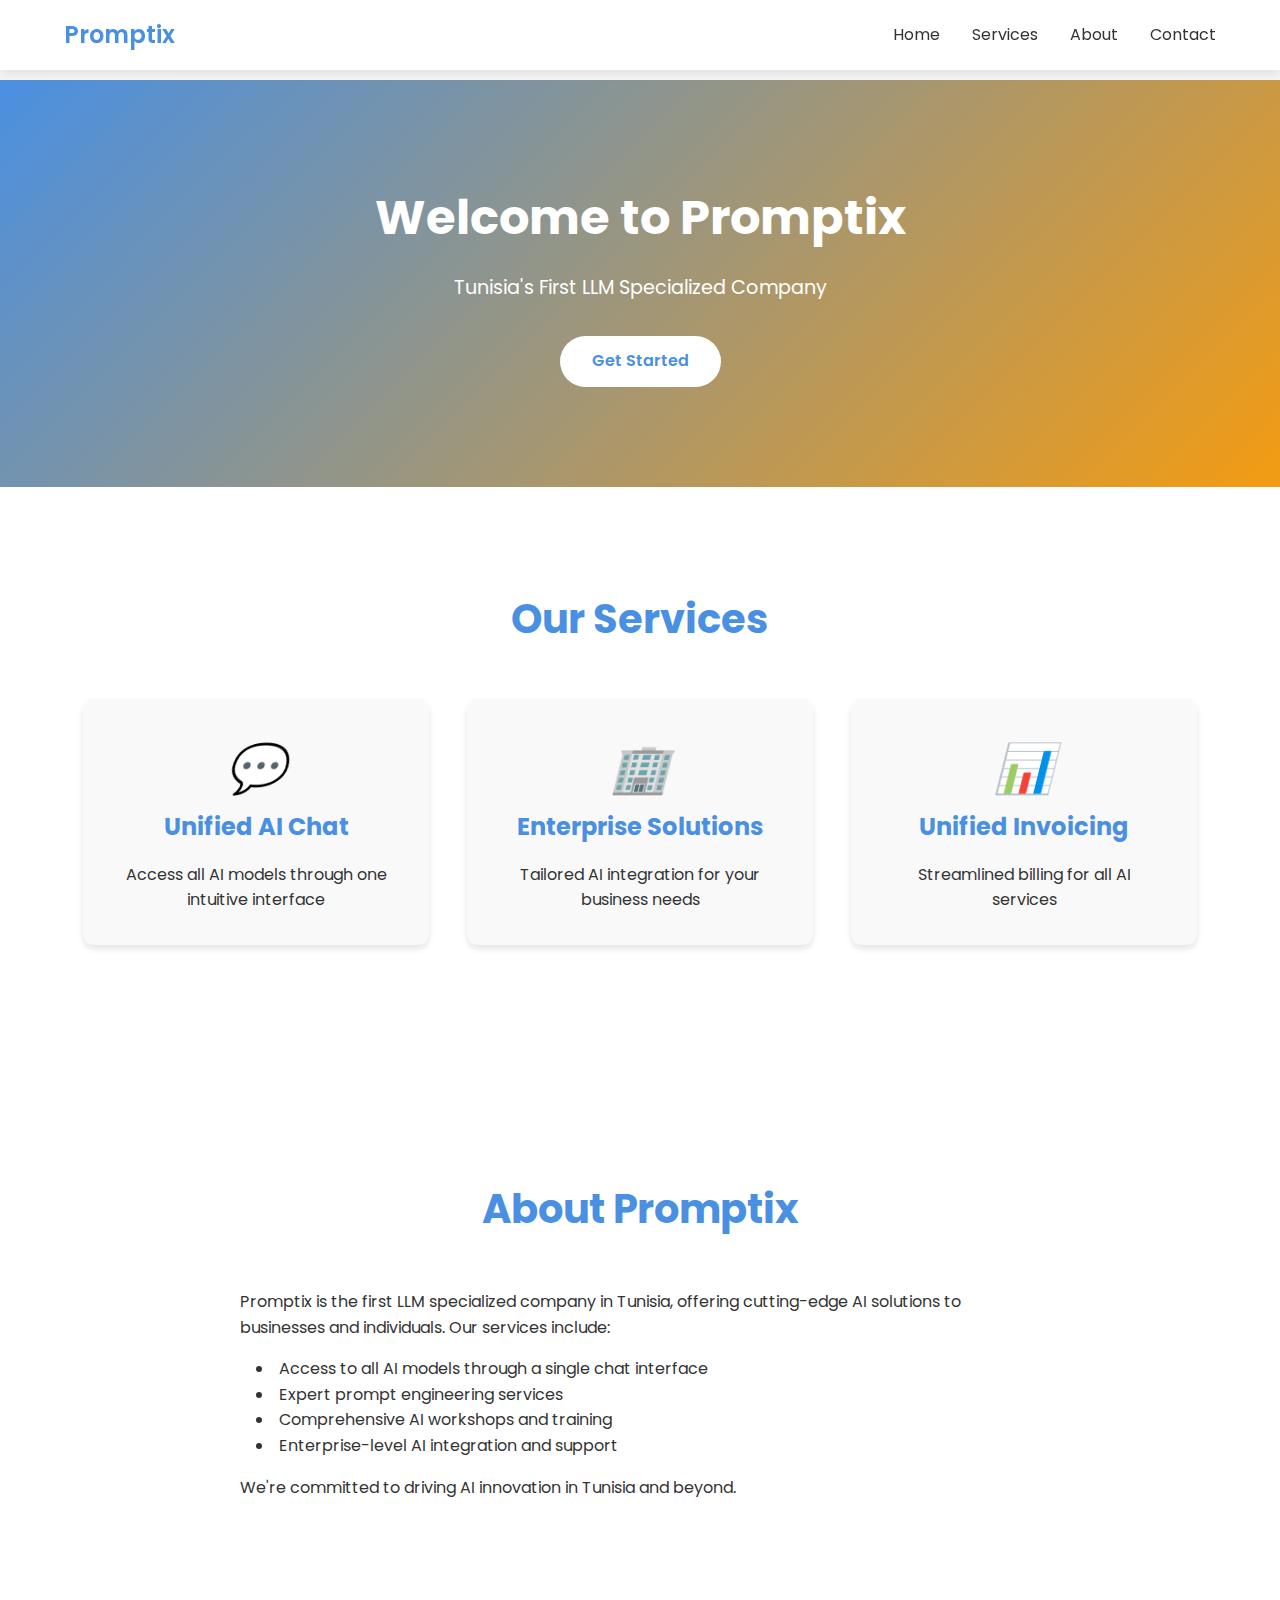
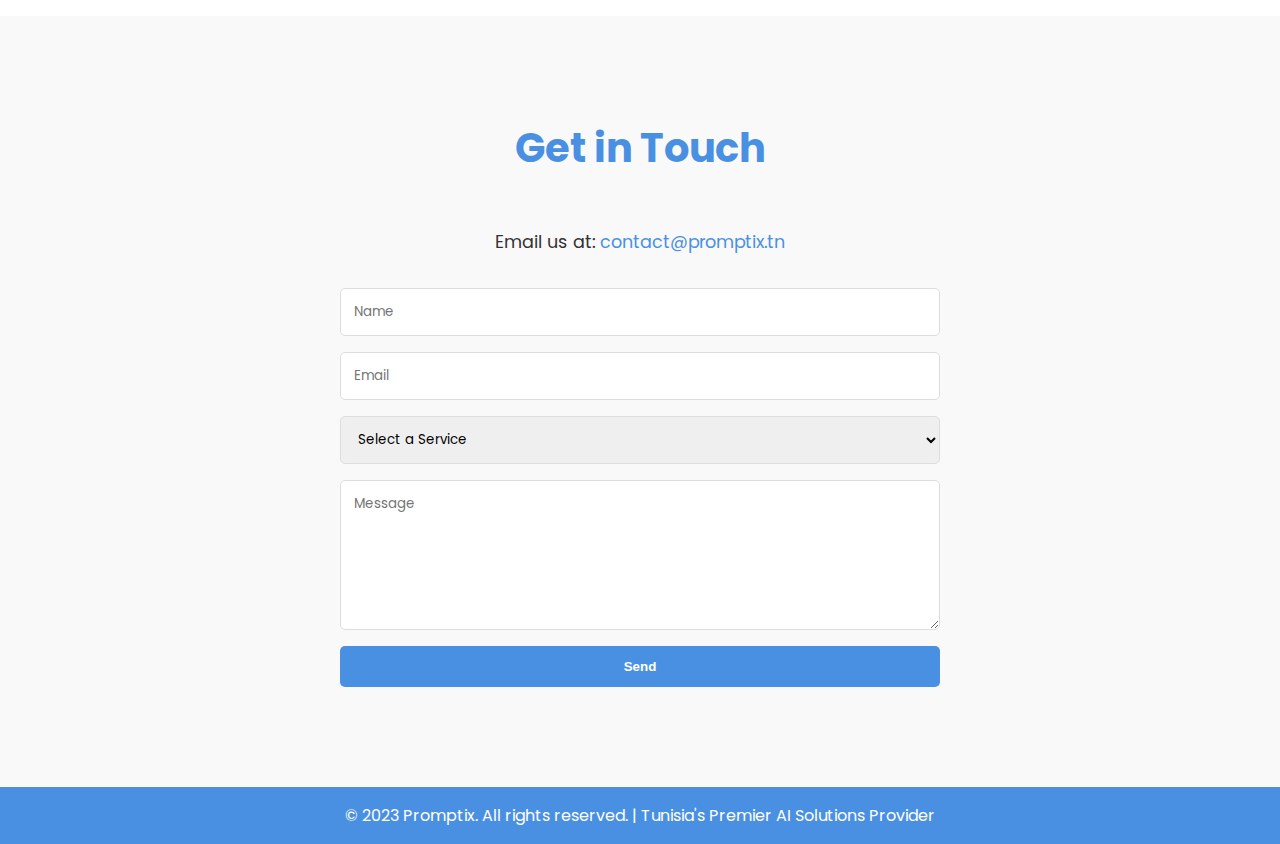
<file: index.html>
<!DOCTYPE html>
<html lang="en">
<head>
    <meta charset="UTF-8">
    <meta name="viewport" content="width=device-width, initial-scale=1.0">
    <title>Promptix - All AI Models in One Chat Interface</title>
    <link rel="stylesheet" href="styles.css">
</head>
<body>
    <header>
        <nav>
            <div class="logo">Promptix</div>
            <ul>
                <li><a href="#home">Home</a></li>
                <li><a href="#features">Services</a></li>
                <li><a href="#about">About</a></li>
                <li><a href="#contact">Contact</a></li>
            </ul>
        </nav>
    </header>

    <main>
        <section id="home" class="hero">
            <h1 class="animate__animated" data-animation="animate__slideInDown">Welcome to Promptix</h1>
            <p class="animate__animated" data-animation="animate__slideInUp">Tunisia's First LLM Specialized Company</p>
            <a href="https://chat.promptix.tn" class="cta-button">Get Started</a>
        </section>

        <section id="features">
            <h2 class="animate__animated" data-animation="animate__fadeIn">Our Services</h2>
            <div class="feature-container">
                <div class="feature animate__animated" data-animation="animate__fadeIn">
                    <i class="icon">💬</i>
                    <h3>Unified AI Chat</h3>
                    <p>Access all AI models through one intuitive interface</p>
                </div>
                <div class="feature animate__animated" data-animation="animate__fadeIn">
                    <i class="icon">🏢</i>
                    <h3>Enterprise Solutions</h3>
                    <p>Tailored AI integration for your business needs</p>
                </div>
                <div class="feature animate__animated" data-animation="animate__fadeIn">
                    <i class="icon">📊</i>
                    <h3>Unified Invoicing</h3>
                    <p>Streamlined billing for all AI services</p>
                </div>
            </div>
        </section>

        <section id="about">
            <h2 class="animate__animated" data-animation="animate__fadeIn">About Promptix</h2>
            <p class="animate__animated" data-animation="animate__fadeIn">Promptix is the first LLM specialized company in Tunisia, offering cutting-edge AI solutions to businesses and individuals. Our services include:</p>
            <ul class="animate__animated" data-animation="animate__fadeInLeft">
                <li>Access to all AI models through a single chat interface</li>
                <li>Expert prompt engineering services</li>
                <li>Comprehensive AI workshops and training</li>
                <li>Enterprise-level AI integration and support</li>
            </ul>
            <p class="animate__animated" data-animation="animate__fadeInRight">We're committed to driving AI innovation in Tunisia and beyond.</p>
        </section>

        <section id="contact">
            <h2 class="animate__animated" data-animation="animate__fadeIn">Get in Touch</h2>
            <p class="animate__animated" data-animation="animate__fadeIn">Email us at: <a href="mailto:contact@promptix.tn">contact@promptix.tn</a></p>
            <form id="contact-form" action="https://formspree.io/f/xzzpqewg" method="POST" class="animate__animated" data-animation="animate__fadeIn">
                <input type="text" name="name" placeholder="Name" required>
                <input type="email" name="email" placeholder="Email" required>
                <select name="service" required>
                    <option value="">Select a Service</option>
                    <option value="chat">AI Chat Interface</option>
                    <option value="enterprise">Enterprise Solutions</option>
                    <option value="workshop">AI Workshops</option>
                    <option value="other">Other Inquiry</option>
                </select>
                <textarea name="message" placeholder="Message" required></textarea>
                <button type="submit">Send</button>
            </form>
        </section>
    </main>

    <footer>
        <p>&copy; 2023 Promptix. All rights reserved. | Tunisia's Premier AI Solutions Provider</p>
    </footer>

    <script src="script.js"></script>
</body>
</html>
</file>
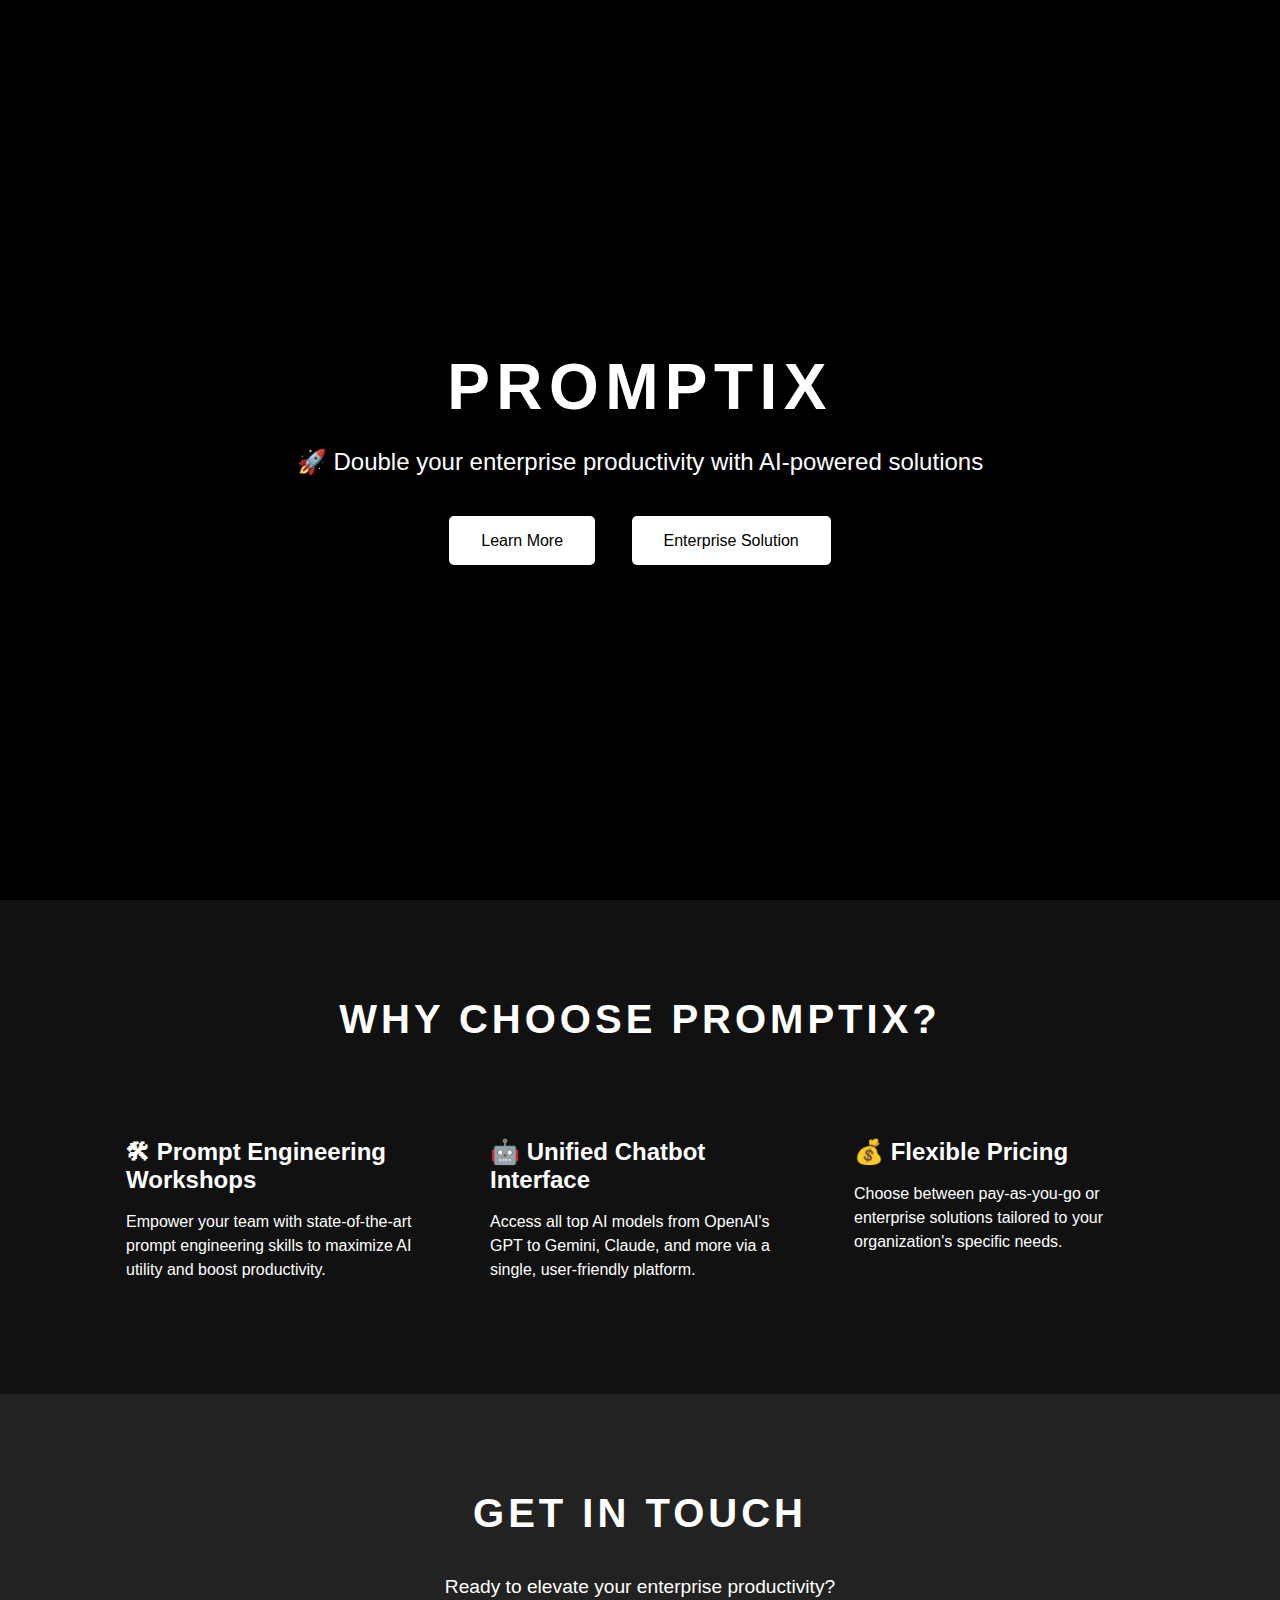
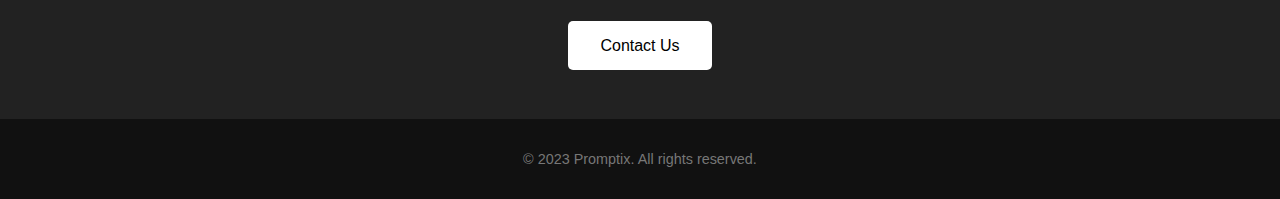
<file: home5.html>
<!DOCTYPE html>
<html lang="en">
<head>
    <meta charset="UTF-8">
    <title>Promptix - Elevate Your Enterprise Productivity</title>
    <style>
        body {
            margin: 0;
            font-family: 'Arial', sans-serif;
            color: #ffffff;
            background: #000000;
        }
        /* Hero Section */
        .hero {
            background: url('https://images.unsplash.com/photo-1542744094-3a31f272c490') no-repeat center center/cover;
            height: 100vh;
            display: flex;
            flex-direction: column;
            justify-content: center;
            align-items: center;
            text-align: center;
            animation: fadeIn 2s;
        }
        .hero h1 {
            font-size: 4em;
            margin: 0;
            text-transform: uppercase;
            letter-spacing: 0.1em;
        }
        .hero p {
            font-size: 1.5em;
            margin-top: 1em;
        }
        .cta-buttons {
            margin-top: 2em;
        }
        .cta-buttons a {
            text-decoration: none;
            color: #000000;
            background: #ffffff;
            padding: 1em 2em;
            margin: 0 1em;
            border-radius: 5px;
            font-size: 1em;
            transition: background 0.3s ease-in-out;
        }
        .cta-buttons a:hover {
            background: #dddddd;
        }
        /* Features Section */
        .features {
            padding: 4em 2em;
            background: #111111;
            text-align: center;
        }
        .features h2 {
            font-size: 2.5em;
            margin-bottom: 1em;
            text-transform: uppercase;
            letter-spacing: 0.1em;
        }
        .feature-list {
            display: flex;
            justify-content: center;
            flex-wrap: wrap;
        }
        .feature-item {
            width: 300px;
            margin: 2em;
            text-align: left;
        }
        .feature-item h3 {
            font-size: 1.5em;
            margin-bottom: 0.5em;
        }
        .feature-item p {
            font-size: 1em;
            line-height: 1.5em;
        }
        /* Contact Section */
        .contact-form {
            padding: 4em 2em;
            background: #222222;
            text-align: center;
        }
        .contact-form h2 {
            font-size: 2.5em;
            margin-bottom: 1em;
            text-transform: uppercase;
            letter-spacing: 0.1em;
        }
        .contact-form p {
            font-size: 1.2em;
            margin-bottom: 2em;
        }
        .contact-form a {
            text-decoration: none;
            color: #000000;
            background: #ffffff;
            padding: 1em 2em;
            border-radius: 5px;
            font-size: 1em;
            transition: background 0.3s ease-in-out;
        }
        .contact-form a:hover {
            background: #dddddd;
        }
        /* Footer */
        footer {
            padding: 2em;
            text-align: center;
            background: #111111;
        }
        footer p {
            margin: 0;
            font-size: 0.9em;
            color: #777777;
        }
        /* Animations */
        @keyframes fadeIn {
            from { opacity: 0; }
            to { opacity: 1; }
        }
        /* Responsive Design */
        @media (max-width: 768px) {
            .hero h1 {
                font-size: 2.5em;
            }
            .hero p {
                font-size: 1.2em;
            }
            .feature-item {
                width: 100%;
                margin: 1em 0;
            }
        }
    </style>
</head>
<body>

    <!-- Hero Section -->
    <div class="hero">
        <h1>Promptix</h1>
        <p>🚀 Double your enterprise productivity with AI-powered solutions</p>
        <div class="cta-buttons">
            <a href="#features">Learn More</a>
            <a href="#contact">Enterprise Solution</a>
        </div>
    </div>

    <!-- Features Section -->
    <section id="features" class="features">
        <h2>Why Choose Promptix?</h2>
        <div class="feature-list">
            <div class="feature-item">
                <h3>🛠 Prompt Engineering Workshops</h3>
                <p>Empower your team with state-of-the-art prompt engineering skills to maximize AI utility and boost productivity.</p>
            </div>
            <div class="feature-item">
                <h3>🤖 Unified Chatbot Interface</h3>
                <p>Access all top AI models from OpenAI's GPT to Gemini, Claude, and more via a single, user-friendly platform.</p>
            </div>
            <div class="feature-item">
                <h3>💰 Flexible Pricing</h3>
                <p>Choose between pay-as-you-go or enterprise solutions tailored to your organization's specific needs.</p>
            </div>
        </div>
    </section>

    <!-- Contact Section -->
    <section id="contact" class="contact-form">
        <h2>Get in Touch</h2>
        <p>Ready to elevate your enterprise productivity?</p>
        <a href="https://formspree.io/f/xzzpqewg">Contact Us</a>
    </section>

    <!-- Footer -->
    <footer>
        <p>&copy; 2023 Promptix. All rights reserved.</p>
    </footer>

</body>
</html>
</file>
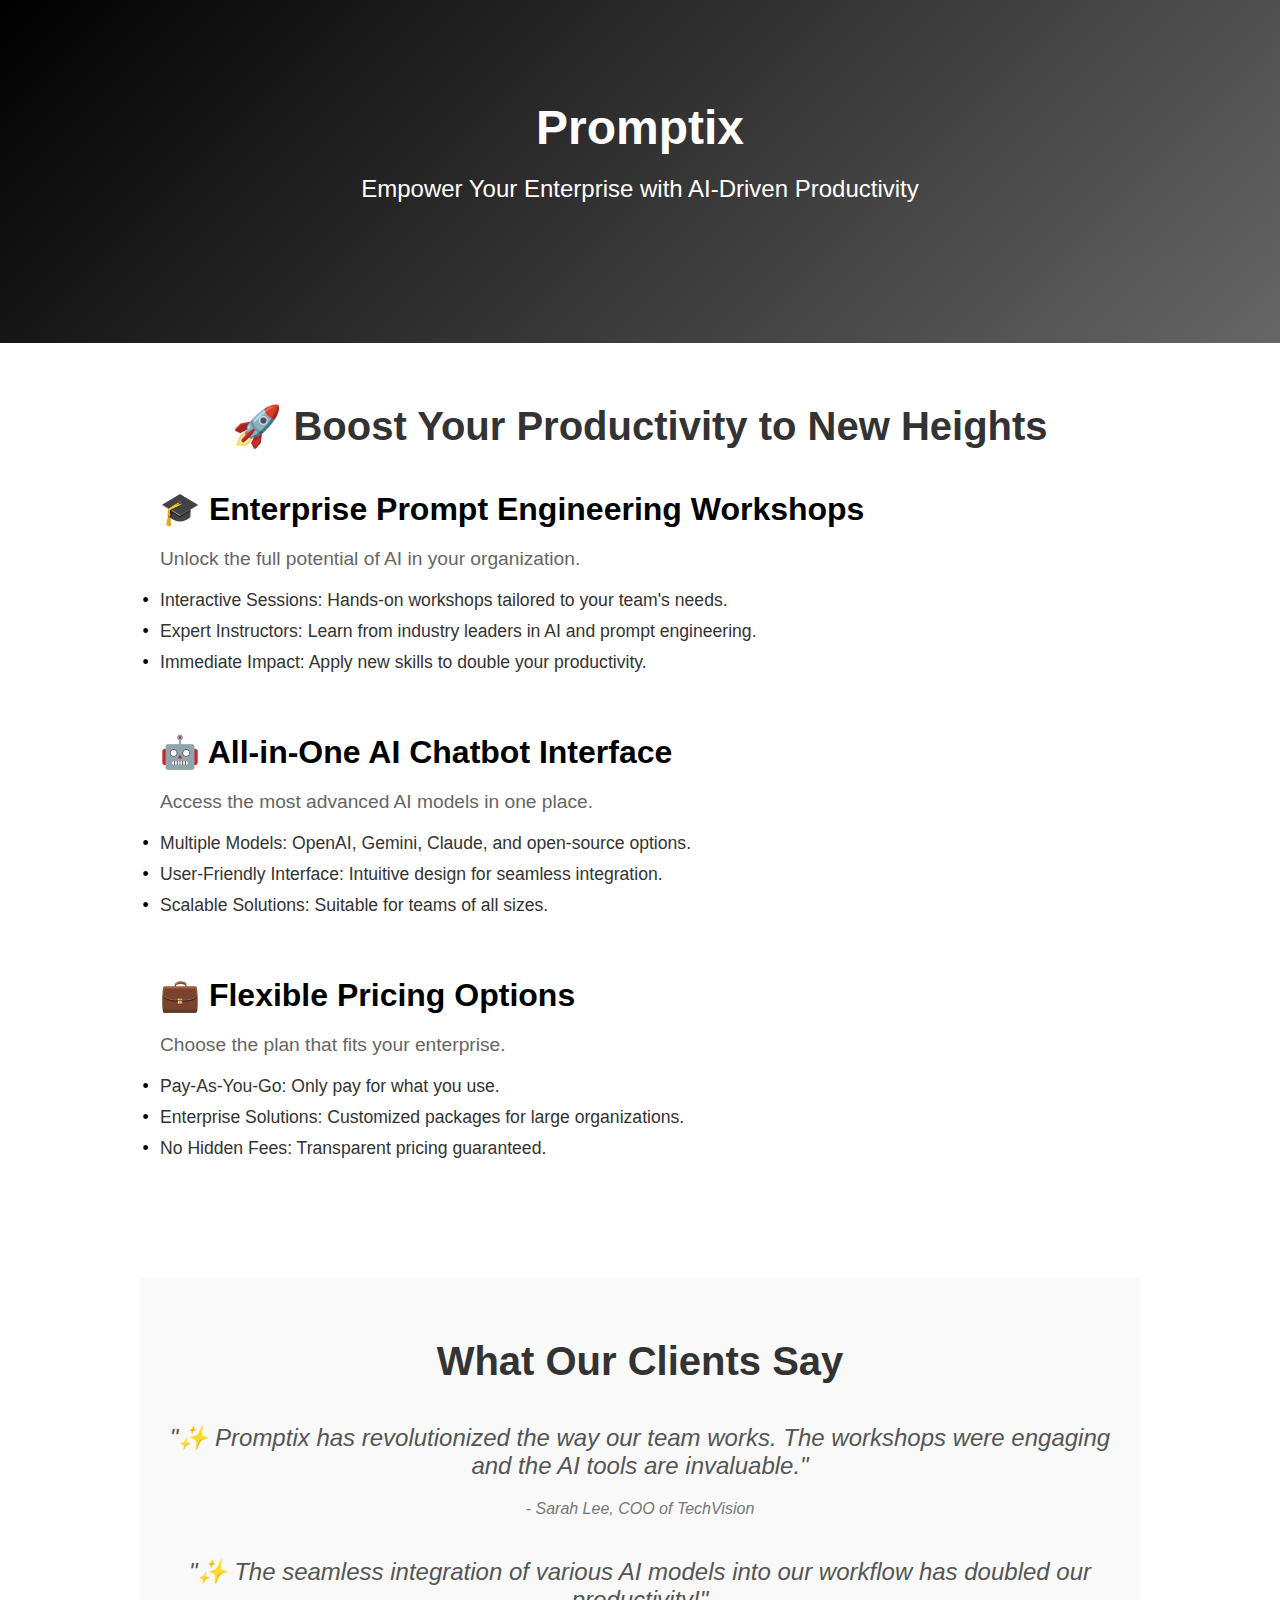
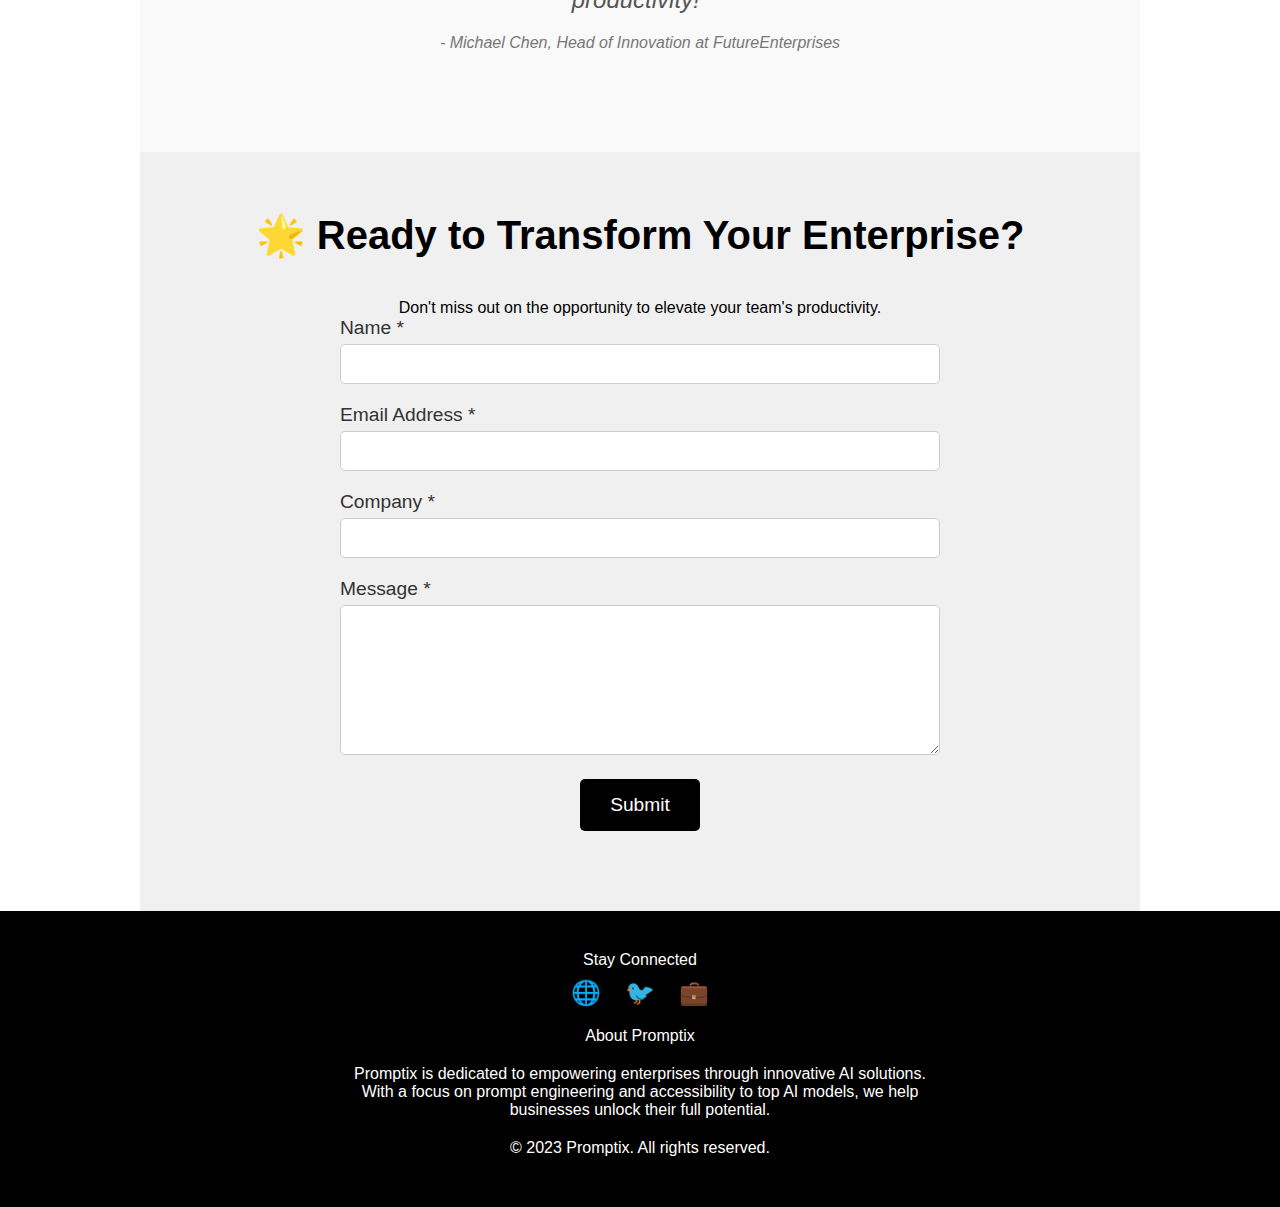
<file: home6.html>
<!DOCTYPE html>
<html lang="en">
<head>
    <meta charset="UTF-8">
    <title>Promptix - Empower Your Enterprise with AI</title>
    <meta name="viewport" content="width=device-width, initial-scale=1.0">
    <style>
        /* Reset */
        * {
            margin: 0;
            padding: 0;
            box-sizing: border-box;
        }

        /* Fonts */
        body {
            font-family: Arial, Helvetica, sans-serif;
            background-color: #fff;
            color: #000;
            overflow-x: hidden;
        }

        /* Header Styles */
        header {
            text-align: center;
            padding: 100px 20px;
            background: linear-gradient(135deg, #000, #333, #666);
            color: #fff;
            animation: backgroundAnimation 10s infinite alternate;
        }

        header h1 {
            font-size: 3em;
            margin-bottom: 20px;
            animation: fadeInDown 1s ease;
        }

        header p {
            font-size: 1.5em;
            margin-bottom: 40px;
            animation: fadeInUp 1s ease;
        }

        /* Animations */
        @keyframes backgroundAnimation {
            from {
                background-position: 0% 50%;
            }
            to {
                background-position: 100% 50%;
            }
        }

        @keyframes fadeInDown {
            from { opacity: 0; transform: translateY(-20px);}
            to { opacity: 1; transform: translateY(0);}
        }

        @keyframes fadeInUp {
            from { opacity: 0; transform: translateY(20px);}
            to { opacity: 1; transform: translateY(0);}
        }

        /* Sections */
        section {
            padding: 60px 20px;
            max-width: 1000px;
            margin: 0 auto;
        }

        h2 {
            text-align: center;
            font-size: 2.5em;
            margin-bottom: 40px;
            color: #333;
        }

        .solution {
            margin-bottom: 60px;
        }

        .solution h3 {
            font-size: 2em;
            margin-bottom: 20px;
            color: #000;
        }

        .solution p {
            font-size: 1.2em;
            margin-bottom: 20px;
            color: #666;
        }

        .solution ul {
            list-style: none;
            padding-left: 0;
            font-size: 1.1em;
            color: #333;
        }

        .solution ul li {
            margin-bottom: 10px;
        }

        .solution ul li::before {
            content: '•';
            color: #000;
            display: inline-block;
            width: 1em;
            margin-left: -1em;
        }

        /* Testimonials */
        .testimonials {
            background-color: #f9f9f9;
            padding: 60px 20px;
        }

        .testimonial {
            text-align: center;
            margin-bottom: 40px;
            animation: fadeIn 2s ease;
        }

        .testimonial blockquote {
            font-size: 1.5em;
            font-style: italic;
            color: #555;
            margin-bottom: 20px;
        }

        .testimonial cite {
            font-size: 1em;
            color: #777;
        }

        /* Contact Form */
        .contact-form {
            background-color: #f0f0f0;
            padding: 60px 20px;
        }

        .contact-form h2 {
            text-align: center;
            font-size: 2.5em;
            margin-bottom: 40px;
            color: #000;
        }

        .form-container {
            max-width: 600px;
            margin: 0 auto;
        }

        .form-group {
            margin-bottom: 20px;
        }

        .form-group label {
            font-size: 1.2em;
            color: #333;
            display: block;
            margin-bottom: 5px;
        }

        .form-group input,
        .form-group textarea {
            width: 100%;
            padding: 10px;
            font-size: 1em;
            border: 1px solid #ccc;
            border-radius: 5px;
        }

        .form-group textarea {
            resize: vertical;
            height: 150px;
        }

        .form-group button {
            padding: 15px 30px;
            font-size: 1.2em;
            background-color: #000;
            color: #fff;
            border: none;
            border-radius: 5px;
            cursor: pointer;
        }

        .form-group button:hover {
            background-color: #333;
        }

        /* Footer */
        footer {
            background-color: #000;
            color: #fff;
            padding: 40px 20px;
            text-align: center;
        }

        footer p {
            margin-bottom: 10px;
        }

        footer .social-icons a {
            margin: 0 10px;
            color: #fff;
            text-decoration: none;
            font-size: 1.5em;
        }

        /* Responsive */
        @media (max-width: 768px) {
            header h1 {
                font-size: 2em;
            }

            header p {
                font-size: 1.2em;
            }

            h2 {
                font-size: 2em;
            }

            .solution h3 {
                font-size: 1.5em;
            }

            .testimonial blockquote {
                font-size: 1.2em;
            }

            .contact-form h2 {
                font-size: 2em;
            }
        }
    </style>
</head>
<body>

    <header>
        <h1>Promptix</h1>
        <p>Empower Your Enterprise with AI-Driven Productivity</p>
    </header>

    <section>
        <h2>🚀 Boost Your Productivity to New Heights</h2>
        <div class="solution">
            <h3>🎓 Enterprise Prompt Engineering Workshops</h3>
            <p>Unlock the full potential of AI in your organization.</p>
            <ul>
                <li>Interactive Sessions: Hands-on workshops tailored to your team's needs.</li>
                <li>Expert Instructors: Learn from industry leaders in AI and prompt engineering.</li>
                <li>Immediate Impact: Apply new skills to double your productivity.</li>
            </ul>
        </div>
        <div class="solution">
            <h3>🤖 All-in-One AI Chatbot Interface</h3>
            <p>Access the most advanced AI models in one place.</p>
            <ul>
                <li>Multiple Models: OpenAI, Gemini, Claude, and open-source options.</li>
                <li>User-Friendly Interface: Intuitive design for seamless integration.</li>
                <li>Scalable Solutions: Suitable for teams of all sizes.</li>
            </ul>
        </div>
        <div class="solution">
            <h3>💼 Flexible Pricing Options</h3>
            <p>Choose the plan that fits your enterprise.</p>
            <ul>
                <li>Pay-As-You-Go: Only pay for what you use.</li>
                <li>Enterprise Solutions: Customized packages for large organizations.</li>
                <li>No Hidden Fees: Transparent pricing guaranteed.</li>
            </ul>
        </div>
    </section>

    <section class="testimonials">
        <h2>What Our Clients Say</h2>
        <div class="testimonial">
            <blockquote>"✨ Promptix has revolutionized the way our team works. The workshops were engaging and the AI tools are invaluable."</blockquote>
            <cite>- Sarah Lee, COO of TechVision</cite>
        </div>
        <div class="testimonial">
            <blockquote>"✨ The seamless integration of various AI models into our workflow has doubled our productivity!"</blockquote>
            <cite>- Michael Chen, Head of Innovation at FutureEnterprises</cite>
        </div>
    </section>

    <section class="contact-form">
        <h2>🌟 Ready to Transform Your Enterprise?</h2>
        <p style="text-align: center;">Don't miss out on the opportunity to elevate your team's productivity.</p>
        <div class="form-container">
            <form action="https://formspree.io/f/xzzpqewg" method="POST">
                <div class="form-group">
                    <label for="name">Name *</label>
                    <input type="text" id="name" name="name" required>
                </div>
                <div class="form-group">
                    <label for="email">Email Address *</label>
                    <input type="email" id="email" name="_replyto" required>
                </div>
                <div class="form-group">
                    <label for="company">Company *</label>
                    <input type="text" id="company" name="company" required>
                </div>
                <div class="form-group">
                    <label for="message">Message *</label>
                    <textarea id="message" name="message" required></textarea>
                </div>
                <!-- Spam Protection -->
                <input type="text" name="_gotcha" style="display:none">
                <div class="form-group" style="text-align: center;">
                    <button type="submit">Submit</button>
                </div>
            </form>
        </div>
    </section>

    <footer>
        <p>Stay Connected</p>
        <div class="social-icons">
            <a href="#" title="Facebook">🌐</a>
            <a href="#" title="Twitter">🐦</a>
            <a href="#" title="LinkedIn">💼</a>
        </div>
        <p style="margin-top: 20px;">About Promptix</p>
        <p style="max-width: 600px; margin: 20px auto;">
            Promptix is dedicated to empowering enterprises through innovative AI solutions. With a focus on prompt engineering and accessibility to top AI models, we help businesses unlock their full potential.
        </p>
        <p>© 2023 Promptix. All rights reserved.</p>
    </footer>

</body>
</html>
</file>
<file: styles.css>
@import url('https://fonts.googleapis.com/css2?family=Poppins:wght@300;400;600&display=swap');

:root {
    --primary-color: #4a90e2;
    --secondary-color: #f39c12;
    --background-color: #f4f4f4;
    --text-color: #333;
}

* {
    margin: 0;
    padding: 0;
    box-sizing: border-box;
}

body {
    font-family: 'Poppins', sans-serif;
    line-height: 1.6;
    color: var(--text-color);
    background-color: var(--background-color);
    overflow-x: hidden;
}

header {
    background-color: #ffffff;
    box-shadow: 0 2px 10px rgba(0, 0, 0, 0.1);
    position: fixed;
    width: 100%;
    z-index: 1000;
}

nav {
    display: flex;
    justify-content: space-between;
    align-items: center;
    padding: 1rem 5%;
}

.logo {
    font-size: 1.5rem;
    font-weight: 600;
    color: var(--primary-color);
    transition: color 0.5s cubic-bezier(0.25, 0.1, 0.25, 1);
}

.logo:hover {
    color: var(--secondary-color);
}

nav ul {
    display: flex;
    list-style: none;
}

nav ul li {
    margin-left: 2rem;
}

nav ul li a {
    text-decoration: none;
    color: var(--text-color);
    font-weight: 400;
    transition: color 0.5s cubic-bezier(0.25, 0.1, 0.25, 1);
}

nav ul li a:hover {
    color: var(--primary-color);
}

main {
    padding-top: 80px;
}

.hero {
    background: linear-gradient(135deg, var(--primary-color), var(--secondary-color));
    color: #ffffff;
    text-align: center;
    padding: 100px 20px;
    animation: gradientAnimation 15s ease infinite;
}

@keyframes gradientAnimation {
    0% {
        background-position: 0% 50%;
    }
    50% {
        background-position: 100% 50%;
    }
    100% {
        background-position: 0% 50%;
    }
}

.hero h1 {
    font-size: 3rem;
    margin-bottom: 1rem;
}

.hero p {
    font-size: 1.2rem;
    margin-bottom: 2rem;
}

.cta-button {
    display: inline-block;
    background-color: #ffffff;
    color: var(--primary-color);
    padding: 0.8rem 2rem;
    border-radius: 30px;
    text-decoration: none;
    font-weight: 600;
    transition: all 0.5s cubic-bezier(0.25, 0.1, 0.25, 1);
}

.cta-button:hover {
    background-color: var(--primary-color);
    color: #ffffff;
    transform: translateY(-3px);
    box-shadow: 0 4px 10px rgba(0, 0, 0, 0.2);
}

#features, #about {
    padding: 100px 5%;
    background-color: #ffffff;
}

#features h2, #about h2 {
    text-align: center;
    margin-bottom: 3rem;
    font-size: 2.5rem;
    color: var(--primary-color);
}

.feature-container {
    display: flex;
    justify-content: space-around;
    flex-wrap: wrap;
}

.feature {
    text-align: center;
    padding: 2rem;
    background-color: #f9f9f9;
    border-radius: 10px;
    box-shadow: 0 4px 6px rgba(0, 0, 0, 0.1);
    transition: all 0.5s cubic-bezier(0.25, 0.1, 0.25, 1);
    width: 30%;
    margin-bottom: 2rem;
}

.feature:hover {
    transform: translateY(-5px);
    box-shadow: 0 8px 12px rgba(0, 0, 0, 0.15);
}

.feature .icon {
    font-size: 3rem;
    margin-bottom: 1rem;
}

.feature h3 {
    font-size: 1.5rem;
    margin-bottom: 1rem;
    color: var(--primary-color);
}

#about p, #about ul {
    max-width: 800px;
    margin: 0 auto 1rem;
}

#about ul {
    list-style-position: inside;
    padding-left: 1rem;
}

#contact {
    padding: 100px 5%;
    background-color: #f9f9f9;
}

#contact h2 {
    text-align: center;
    margin-bottom: 3rem;
    font-size: 2.5rem;
    color: var(--primary-color);
}

#contact p {
    text-align: center;
    margin-bottom: 2rem;
    font-size: 1.1rem;
}

#contact p a {
    color: var(--primary-color);
    text-decoration: none;
    transition: color 0.5s cubic-bezier(0.25, 0.1, 0.25, 1);
}

#contact p a:hover {
    color: var(--secondary-color);
}

#contact-form {
    max-width: 600px;
    margin: 0 auto;
    display: flex;
    flex-direction: column;
}

#contact-form input,
#contact-form textarea,
#contact-form select {
    margin-bottom: 1rem;
    padding: 0.8rem;
    border: 1px solid #ddd;
    border-radius: 5px;
    font-family: 'Poppins', sans-serif;
    transition: border-color 0.5s cubic-bezier(0.25, 0.1, 0.25, 1);
}

#contact-form input:focus,
#contact-form textarea:focus,
#contact-form select:focus {
    outline: none;
    border-color: var(--primary-color);
}

#contact-form textarea {
    height: 150px;
    resize: vertical;
}

#contact-form button {
    background-color: var(--primary-color);
    color: #ffffff;
    padding: 0.8rem;
    border: none;
    border-radius: 5px;
    cursor: pointer;
    transition: all 0.5s cubic-bezier(0.25, 0.1, 0.25, 1);
    font-weight: 600;
}

#contact-form button:hover {
    background-color: var(--secondary-color);
    transform: translateY(-3px);
}

footer {
    background-color: var(--primary-color);
    color: #ffffff;
    text-align: center;
    padding: 1rem;
}

/* Animation classes */
.animate__animated {
    animation-duration: 1.5s;
    animation-fill-mode: both;
}

.animate__fadeIn {
    animation-name: fadeIn;
}

.animate__fadeInRight {
    animation-name: fadeInRight;
}

.animate__fadeInLeft {
    animation-name: fadeInLeft;
}

.animate__slideInDown {
    animation-name: slideInDown;
}

.animate__slideInUp {
    animation-name: slideInUp;
}

.animate__zoomIn {
    animation-name: zoomIn;
}

.animate__pulse {
    animation-name: pulse;
}

@keyframes fadeIn {
    from {
        opacity: 0;
    }
    to {
        opacity: 1;
    }
}

@keyframes fadeInRight {
    from {
        opacity: 0;
        transform: translate3d(50px, 0, 0);
    }
    to {
        opacity: 1;
        transform: translate3d(0, 0, 0);
    }
}

@keyframes fadeInLeft {
    from {
        opacity: 0;
        transform: translate3d(-50px, 0, 0);
    }
    to {
        opacity: 1;
        transform: translate3d(0, 0, 0);
    }
}

@keyframes slideInDown {
    from {
        transform: translate3d(0, -50px, 0);
        visibility: visible;
    }
    to {
        transform: translate3d(0, 0, 0);
    }
}

@keyframes slideInUp {
    from {
        transform: translate3d(0, 50px, 0);
        visibility: visible;
    }
    to {
        transform: translate3d(0, 0, 0);
    }
}

@keyframes zoomIn {
    from {
        opacity: 0;
        transform: scale3d(0.8, 0.8, 0.8);
    }
    50% {
        opacity: 1;
    }
}

@keyframes pulse {
    from {
        transform: scale3d(1, 1, 1);
    }
    50% {
        transform: scale3d(1.03, 1.03, 1.03);
    }
    to {
        transform: scale3d(1, 1, 1);
    }
}

.animate__delay-1s {
    animation-delay: 0.5s;
}

.animate__delay-2s {
    animation-delay: 1s;
}

.animate__infinite {
    animation-iteration-count: infinite;
}

@media (max-width: 768px) {
    nav {
        flex-direction: column;
    }

    nav ul {
        margin-top: 1rem;
    }

    nav ul li {
        margin-left: 1rem;
        margin-right: 1rem;
    }

    .hero h1 {
        font-size: 2.5rem;
    }

    .feature {
        width: 100%;
    }
}
</file>
